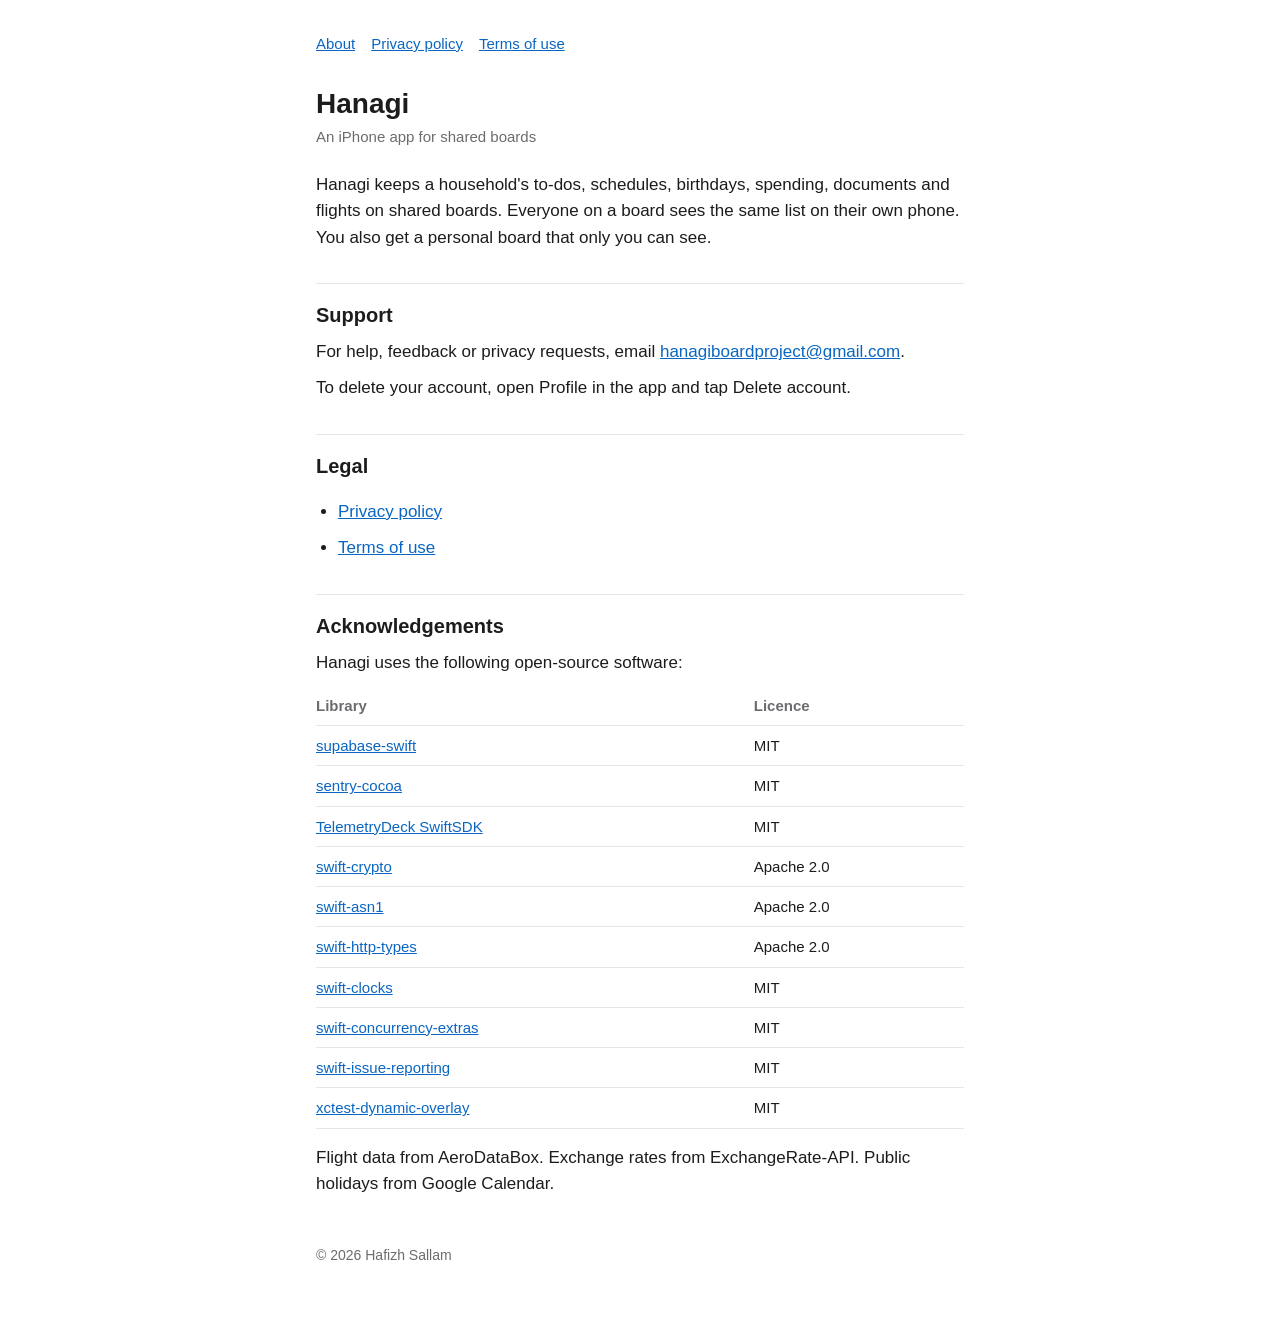
<file: index.html>
<!doctype html>
<html lang="en">
<head>
<meta charset="utf-8">
<meta name="viewport" content="width=device-width, initial-scale=1">
<title>Hanagi</title>
<link rel="stylesheet" href="style.css">
</head>
<body>
<main>
<nav><a href="index.html">About</a><a href="privacy.html">Privacy policy</a><a href="terms.html">Terms of use</a></nav>

<h1>Hanagi</h1>
<p class="meta">An iPhone app for shared boards</p>

<p>Hanagi keeps a household's to-dos, schedules, birthdays, spending, documents and flights on shared boards. Everyone on a board sees the same list on their own phone. You also get a personal board that only you can see.</p>

<h2>Support</h2>
<p>For help, feedback or privacy requests, email <a href="mailto:hanagiboardproject@gmail.com">hanagiboardproject@gmail.com</a>.</p>
<p>To delete your account, open Profile in the app and tap Delete account.</p>

<h2>Legal</h2>
<ul>
  <li><a href="privacy.html">Privacy policy</a></li>
  <li><a href="terms.html">Terms of use</a></li>
</ul>

<h2>Acknowledgements</h2>
<p>Hanagi uses the following open-source software:</p>
<table>
  <tr><th>Library</th><th>Licence</th></tr>
  <tr><td><a href="https://github.com/supabase/supabase-swift">supabase-swift</a></td><td>MIT</td></tr>
  <tr><td><a href="https://github.com/getsentry/sentry-cocoa">sentry-cocoa</a></td><td>MIT</td></tr>
  <tr><td><a href="https://github.com/TelemetryDeck/SwiftSDK">TelemetryDeck SwiftSDK</a></td><td>MIT</td></tr>
  <tr><td><a href="https://github.com/apple/swift-crypto">swift-crypto</a></td><td>Apache 2.0</td></tr>
  <tr><td><a href="https://github.com/apple/swift-asn1">swift-asn1</a></td><td>Apache 2.0</td></tr>
  <tr><td><a href="https://github.com/apple/swift-http-types">swift-http-types</a></td><td>Apache 2.0</td></tr>
  <tr><td><a href="https://github.com/pointfreeco/swift-clocks">swift-clocks</a></td><td>MIT</td></tr>
  <tr><td><a href="https://github.com/pointfreeco/swift-concurrency-extras">swift-concurrency-extras</a></td><td>MIT</td></tr>
  <tr><td><a href="https://github.com/pointfreeco/swift-issue-reporting">swift-issue-reporting</a></td><td>MIT</td></tr>
  <tr><td><a href="https://github.com/pointfreeco/xctest-dynamic-overlay">xctest-dynamic-overlay</a></td><td>MIT</td></tr>
</table>
<p>Flight data from AeroDataBox. Exchange rates from ExchangeRate-API. Public holidays from Google Calendar.</p>

<footer>© 2026 Hafizh Sallam</footer>
</main>
</body>
</html>
</file>
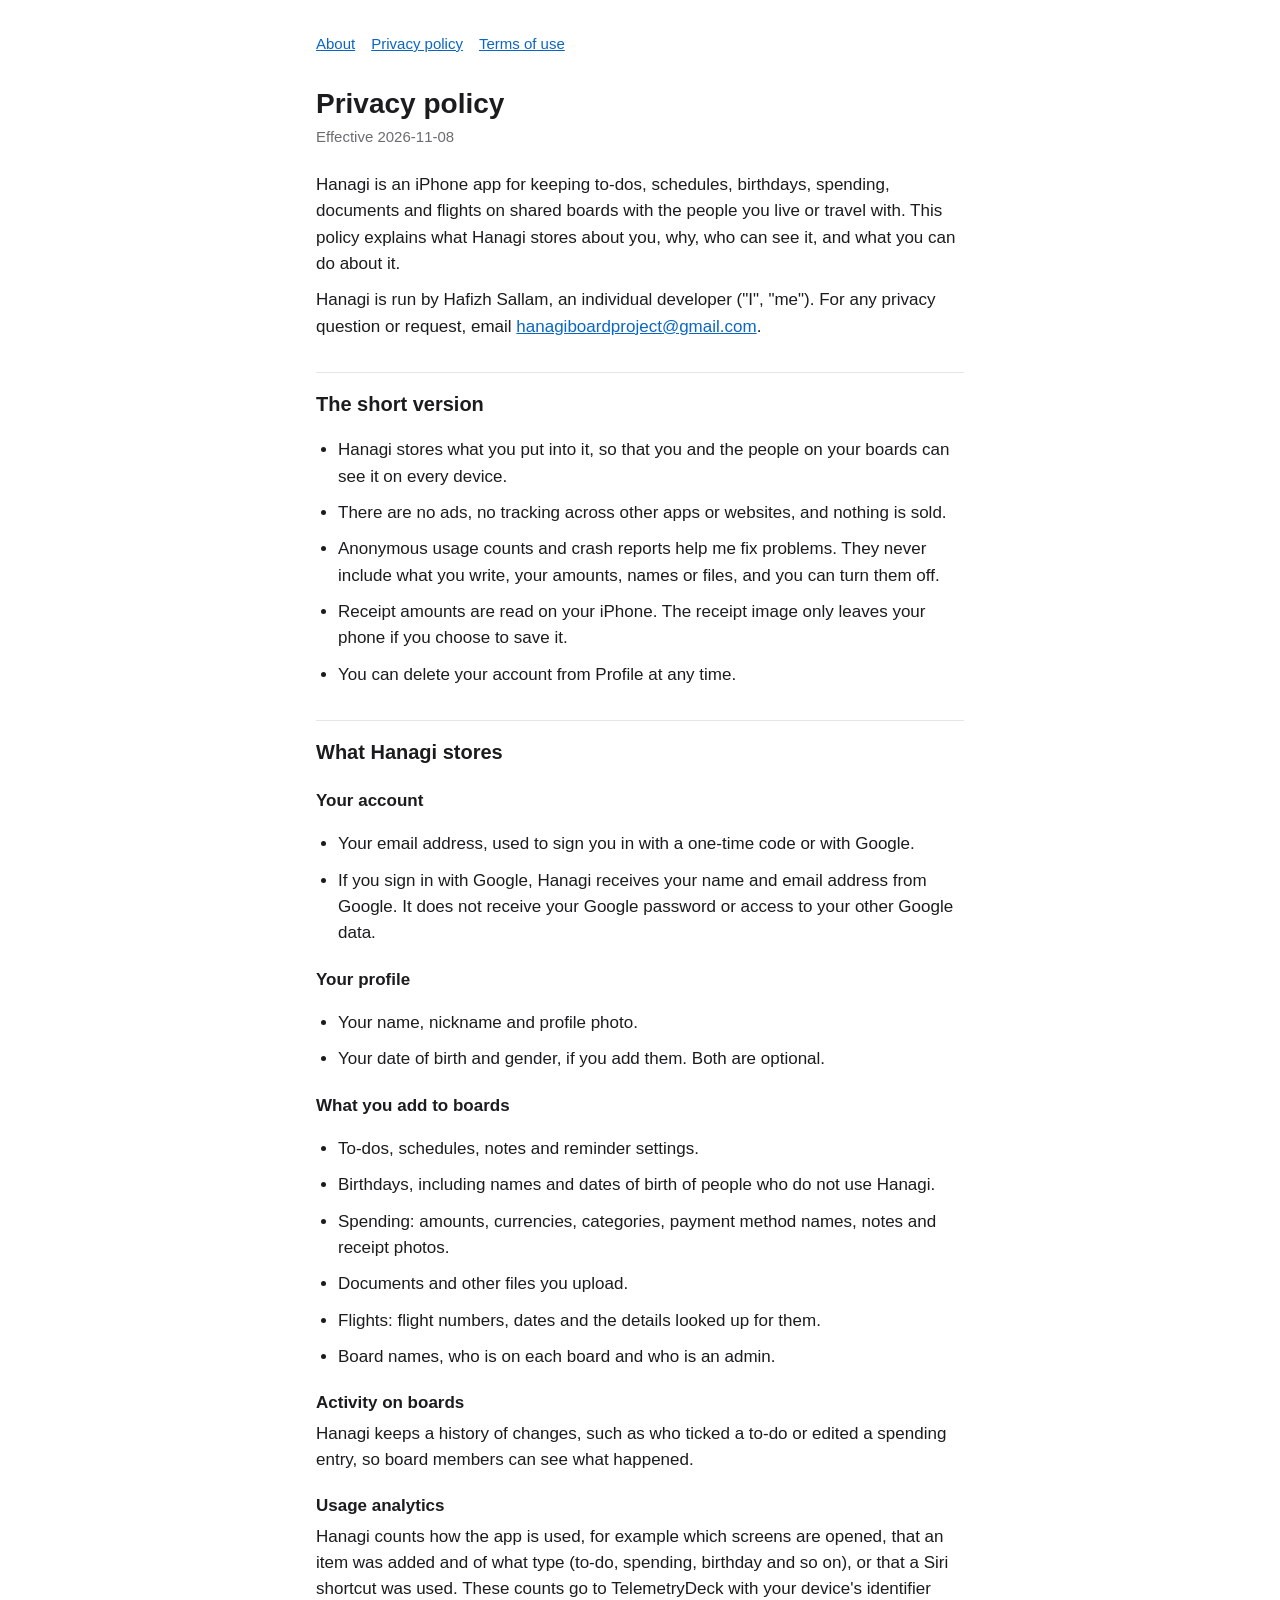
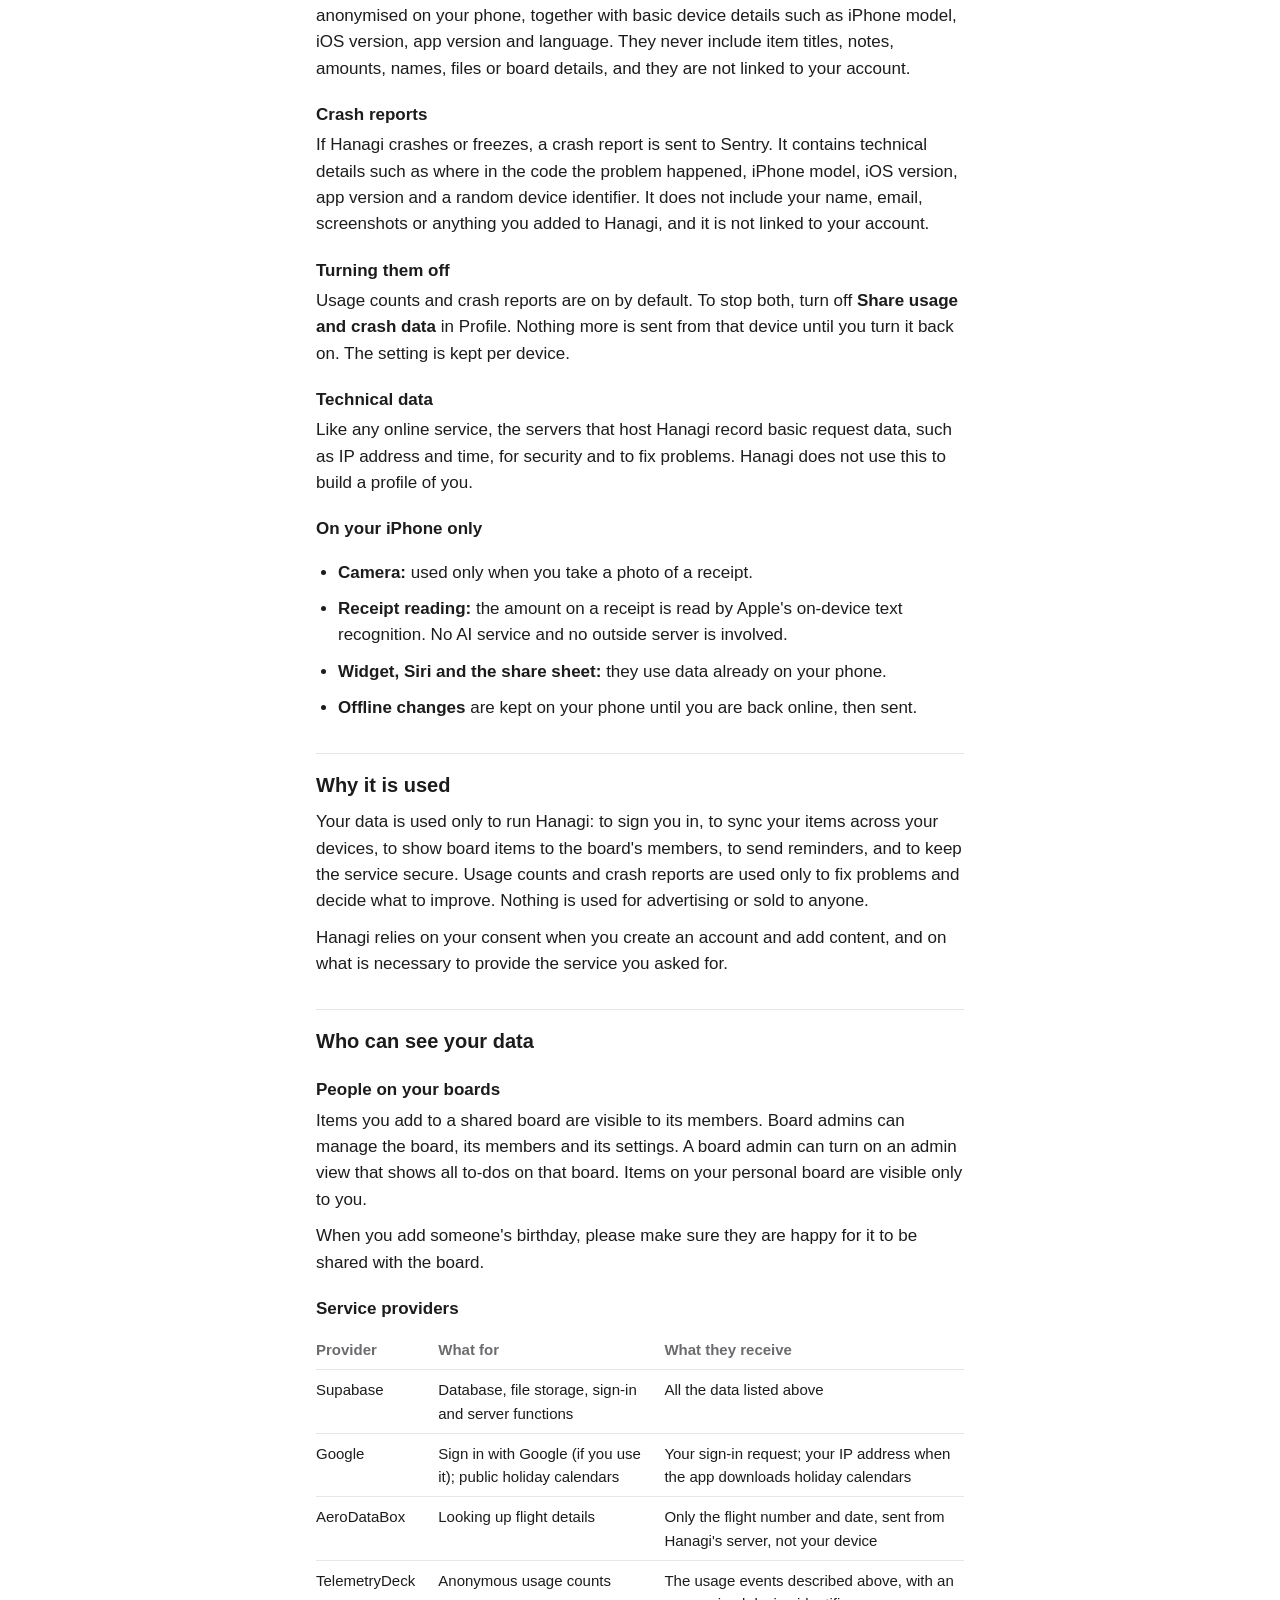
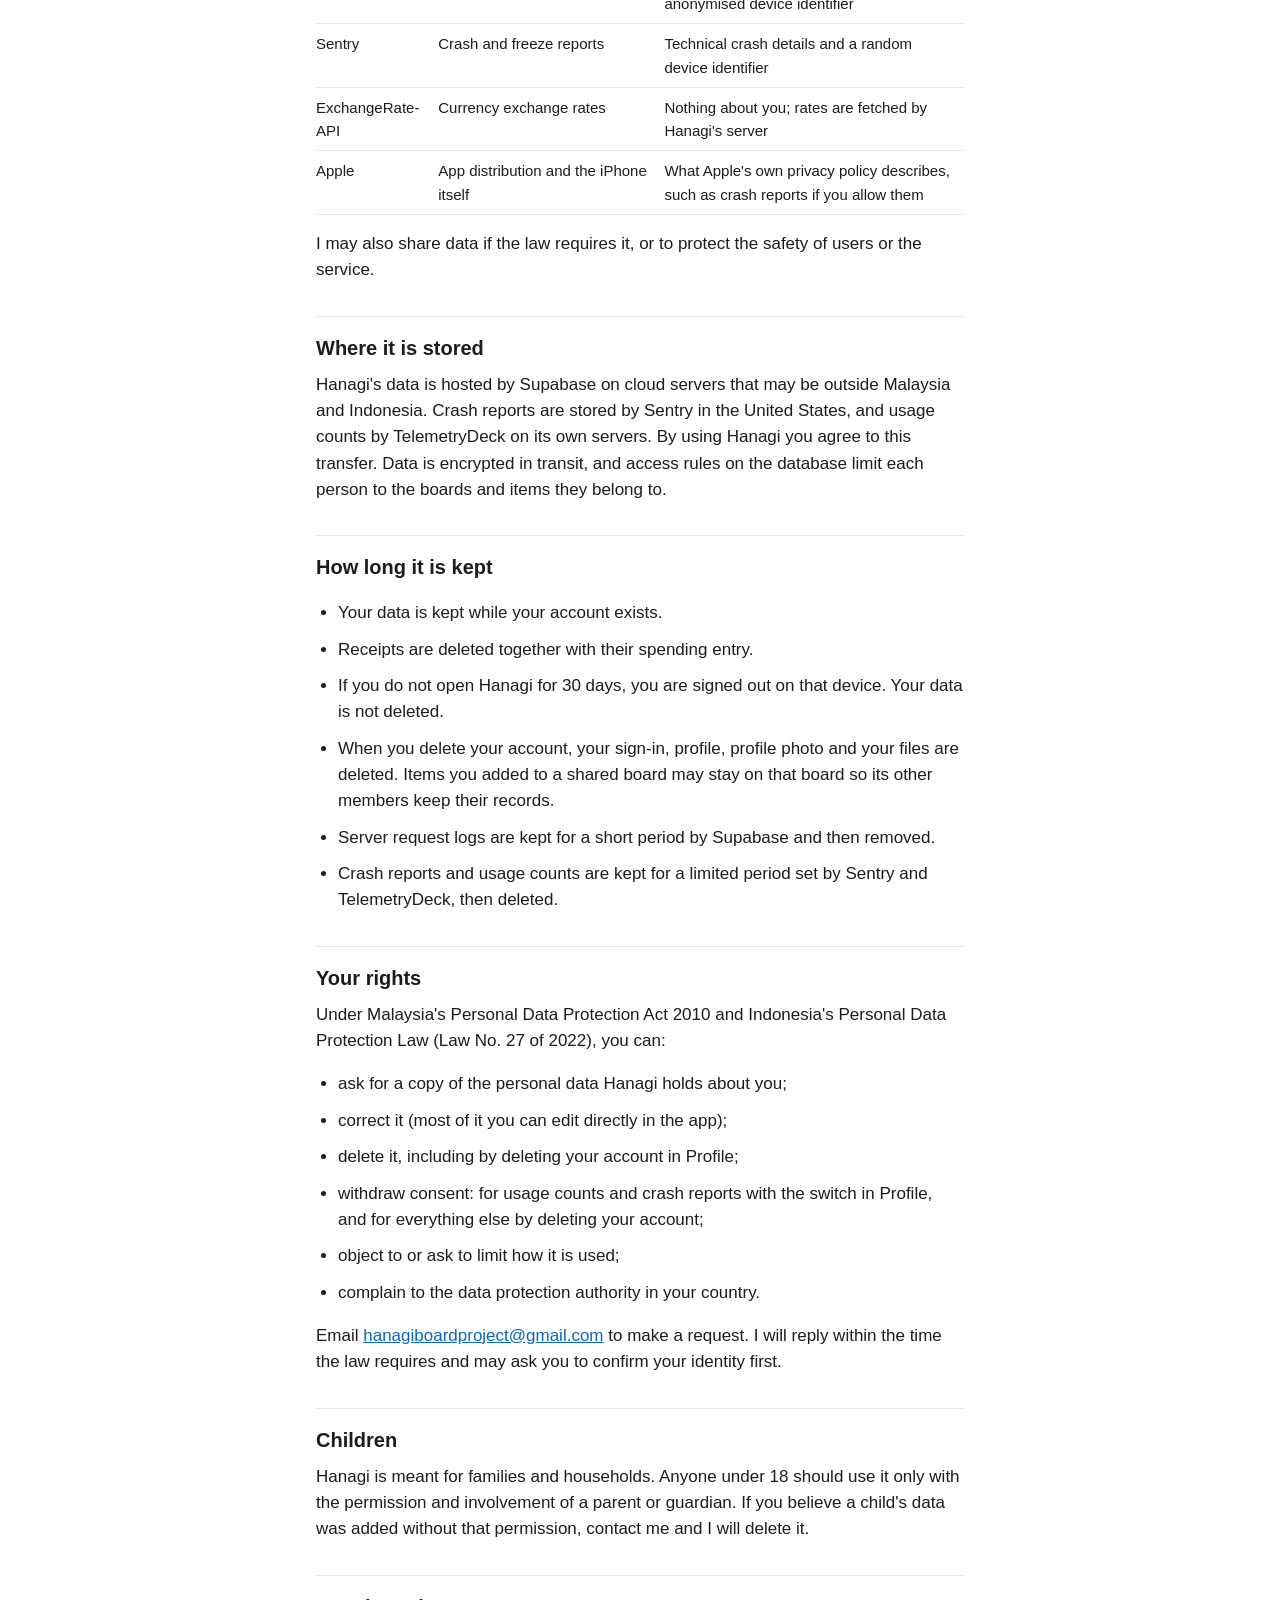
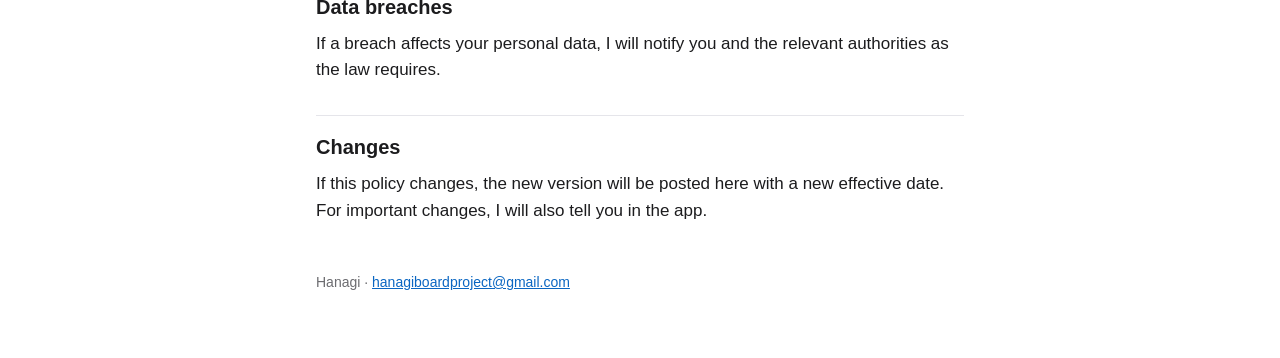
<file: privacy.html>
<!doctype html>
<html lang="en">
<head>
<meta charset="utf-8">
<meta name="viewport" content="width=device-width, initial-scale=1">
<title>Privacy policy · Hanagi</title>
<link rel="stylesheet" href="style.css">
</head>
<body>
<main>
<nav><a href="index.html">About</a><a href="privacy.html">Privacy policy</a><a href="terms.html">Terms of use</a></nav>

<h1>Privacy policy</h1>
<p class="meta">Effective 2026-11-08</p>

<p>Hanagi is an iPhone app for keeping to-dos, schedules, birthdays, spending, documents and flights on shared boards with the people you live or travel with. This policy explains what Hanagi stores about you, why, who can see it, and what you can do about it.</p>

<p>Hanagi is run by Hafizh Sallam, an individual developer ("I", "me"). For any privacy question or request, email <a href="mailto:hanagiboardproject@gmail.com">hanagiboardproject@gmail.com</a>.</p>

<h2>The short version</h2>
<ul>
  <li>Hanagi stores what you put into it, so that you and the people on your boards can see it on every device.</li>
  <li>There are no ads, no tracking across other apps or websites, and nothing is sold.</li>
  <li>Anonymous usage counts and crash reports help me fix problems. They never include what you write, your amounts, names or files, and you can turn them off.</li>
  <li>Receipt amounts are read on your iPhone. The receipt image only leaves your phone if you choose to save it.</li>
  <li>You can delete your account from Profile at any time.</li>
</ul>

<h2>What Hanagi stores</h2>

<h3>Your account</h3>
<ul>
  <li>Your email address, used to sign you in with a one-time code or with Google.</li>
  <li>If you sign in with Google, Hanagi receives your name and email address from Google. It does not receive your Google password or access to your other Google data.</li>
</ul>

<h3>Your profile</h3>
<ul>
  <li>Your name, nickname and profile photo.</li>
  <li>Your date of birth and gender, if you add them. Both are optional.</li>
</ul>

<h3>What you add to boards</h3>
<ul>
  <li>To-dos, schedules, notes and reminder settings.</li>
  <li>Birthdays, including names and dates of birth of people who do not use Hanagi.</li>
  <li>Spending: amounts, currencies, categories, payment method names, notes and receipt photos.</li>
  <li>Documents and other files you upload.</li>
  <li>Flights: flight numbers, dates and the details looked up for them.</li>
  <li>Board names, who is on each board and who is an admin.</li>
</ul>

<h3>Activity on boards</h3>
<p>Hanagi keeps a history of changes, such as who ticked a to-do or edited a spending entry, so board members can see what happened.</p>

<h3>Usage analytics</h3>
<p>Hanagi counts how the app is used, for example which screens are opened, that an item was added and of what type (to-do, spending, birthday and so on), or that a Siri shortcut was used. These counts go to TelemetryDeck with your device's identifier anonymised on your phone, together with basic device details such as iPhone model, iOS version, app version and language. They never include item titles, notes, amounts, names, files or board details, and they are not linked to your account.</p>

<h3>Crash reports</h3>
<p>If Hanagi crashes or freezes, a crash report is sent to Sentry. It contains technical details such as where in the code the problem happened, iPhone model, iOS version, app version and a random device identifier. It does not include your name, email, screenshots or anything you added to Hanagi, and it is not linked to your account.</p>

<h3>Turning them off</h3>
<p>Usage counts and crash reports are on by default. To stop both, turn off <strong>Share usage and crash data</strong> in Profile. Nothing more is sent from that device until you turn it back on. The setting is kept per device.</p>

<h3>Technical data</h3>
<p>Like any online service, the servers that host Hanagi record basic request data, such as IP address and time, for security and to fix problems. Hanagi does not use this to build a profile of you.</p>

<h3>On your iPhone only</h3>
<ul>
  <li><strong>Camera:</strong> used only when you take a photo of a receipt.</li>
  <li><strong>Receipt reading:</strong> the amount on a receipt is read by Apple's on-device text recognition. No AI service and no outside server is involved.</li>
  <li><strong>Widget, Siri and the share sheet:</strong> they use data already on your phone.</li>
  <li><strong>Offline changes</strong> are kept on your phone until you are back online, then sent.</li>
</ul>

<h2>Why it is used</h2>
<p>Your data is used only to run Hanagi: to sign you in, to sync your items across your devices, to show board items to the board's members, to send reminders, and to keep the service secure. Usage counts and crash reports are used only to fix problems and decide what to improve. Nothing is used for advertising or sold to anyone.</p>
<p>Hanagi relies on your consent when you create an account and add content, and on what is necessary to provide the service you asked for.</p>

<h2>Who can see your data</h2>
<h3>People on your boards</h3>
<p>Items you add to a shared board are visible to its members. Board admins can manage the board, its members and its settings. A board admin can turn on an admin view that shows all to-dos on that board. Items on your personal board are visible only to you.</p>
<p>When you add someone's birthday, please make sure they are happy for it to be shared with the board.</p>

<h3>Service providers</h3>
<table>
  <tr><th>Provider</th><th>What for</th><th>What they receive</th></tr>
  <tr><td>Supabase</td><td>Database, file storage, sign-in and server functions</td><td>All the data listed above</td></tr>
  <tr><td>Google</td><td>Sign in with Google (if you use it); public holiday calendars</td><td>Your sign-in request; your IP address when the app downloads holiday calendars</td></tr>
  <tr><td>AeroDataBox</td><td>Looking up flight details</td><td>Only the flight number and date, sent from Hanagi's server, not your device</td></tr>
  <tr><td>TelemetryDeck</td><td>Anonymous usage counts</td><td>The usage events described above, with an anonymised device identifier</td></tr>
  <tr><td>Sentry</td><td>Crash and freeze reports</td><td>Technical crash details and a random device identifier</td></tr>
  <tr><td>ExchangeRate-API</td><td>Currency exchange rates</td><td>Nothing about you; rates are fetched by Hanagi's server</td></tr>
  <tr><td>Apple</td><td>App distribution and the iPhone itself</td><td>What Apple's own privacy policy describes, such as crash reports if you allow them</td></tr>
</table>
<p>I may also share data if the law requires it, or to protect the safety of users or the service.</p>

<h2>Where it is stored</h2>
<p>Hanagi's data is hosted by Supabase on cloud servers that may be outside Malaysia and Indonesia. Crash reports are stored by Sentry in the United States, and usage counts by TelemetryDeck on its own servers. By using Hanagi you agree to this transfer. Data is encrypted in transit, and access rules on the database limit each person to the boards and items they belong to.</p>

<h2>How long it is kept</h2>
<ul>
  <li>Your data is kept while your account exists.</li>
  <li>Receipts are deleted together with their spending entry.</li>
  <li>If you do not open Hanagi for 30 days, you are signed out on that device. Your data is not deleted.</li>
  <li>When you delete your account, your sign-in, profile, profile photo and your files are deleted. Items you added to a shared board may stay on that board so its other members keep their records.</li>
  <li>Server request logs are kept for a short period by Supabase and then removed.</li>
  <li>Crash reports and usage counts are kept for a limited period set by Sentry and TelemetryDeck, then deleted.</li>
</ul>

<h2>Your rights</h2>
<p>Under Malaysia's Personal Data Protection Act 2010 and Indonesia's Personal Data Protection Law (Law No. 27 of 2022), you can:</p>
<ul>
  <li>ask for a copy of the personal data Hanagi holds about you;</li>
  <li>correct it (most of it you can edit directly in the app);</li>
  <li>delete it, including by deleting your account in Profile;</li>
  <li>withdraw consent: for usage counts and crash reports with the switch in Profile, and for everything else by deleting your account;</li>
  <li>object to or ask to limit how it is used;</li>
  <li>complain to the data protection authority in your country.</li>
</ul>
<p>Email <a href="mailto:hanagiboardproject@gmail.com">hanagiboardproject@gmail.com</a> to make a request. I will reply within the time the law requires and may ask you to confirm your identity first.</p>

<h2>Children</h2>
<p>Hanagi is meant for families and households. Anyone under 18 should use it only with the permission and involvement of a parent or guardian. If you believe a child's data was added without that permission, contact me and I will delete it.</p>

<h2>Data breaches</h2>
<p>If a breach affects your personal data, I will notify you and the relevant authorities as the law requires.</p>

<h2>Changes</h2>
<p>If this policy changes, the new version will be posted here with a new effective date. For important changes, I will also tell you in the app.</p>

<footer>Hanagi · <a href="mailto:hanagiboardproject@gmail.com">hanagiboardproject@gmail.com</a></footer>
</main>
</body>
</html>
</file>
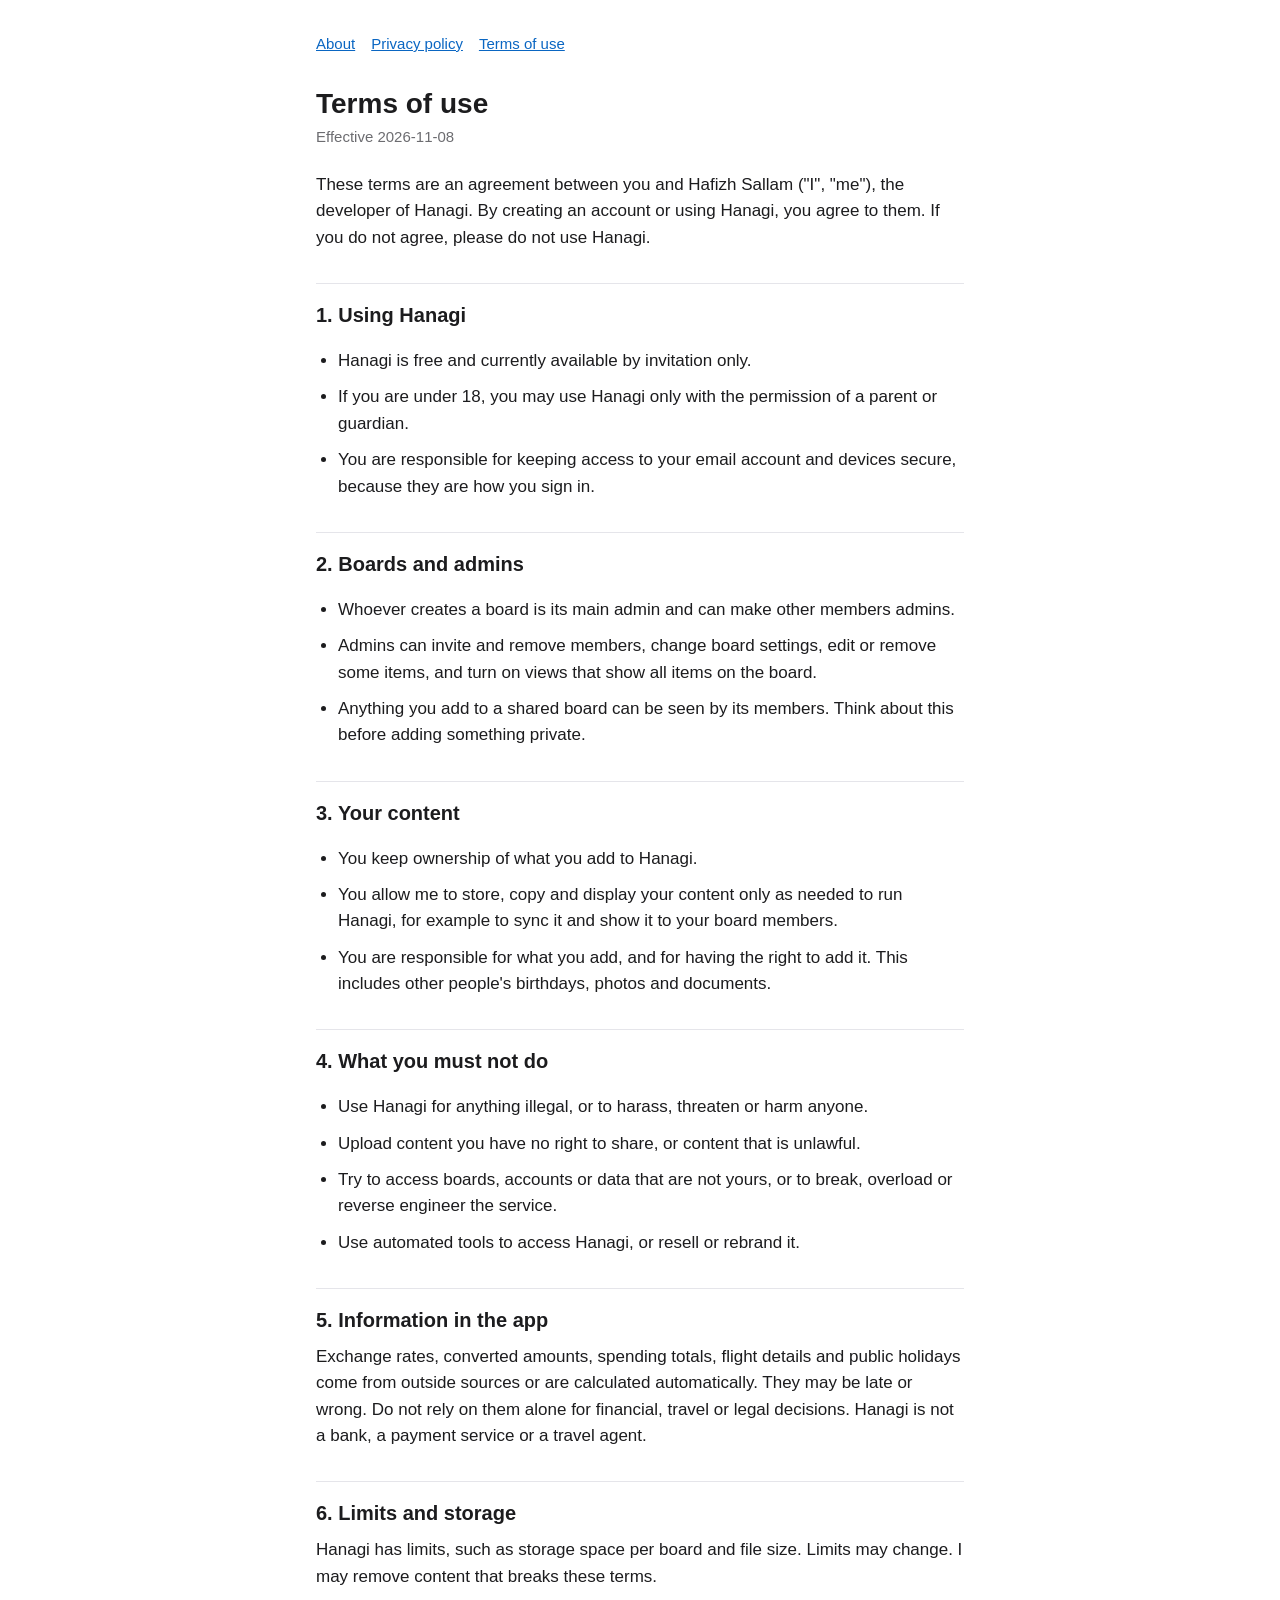
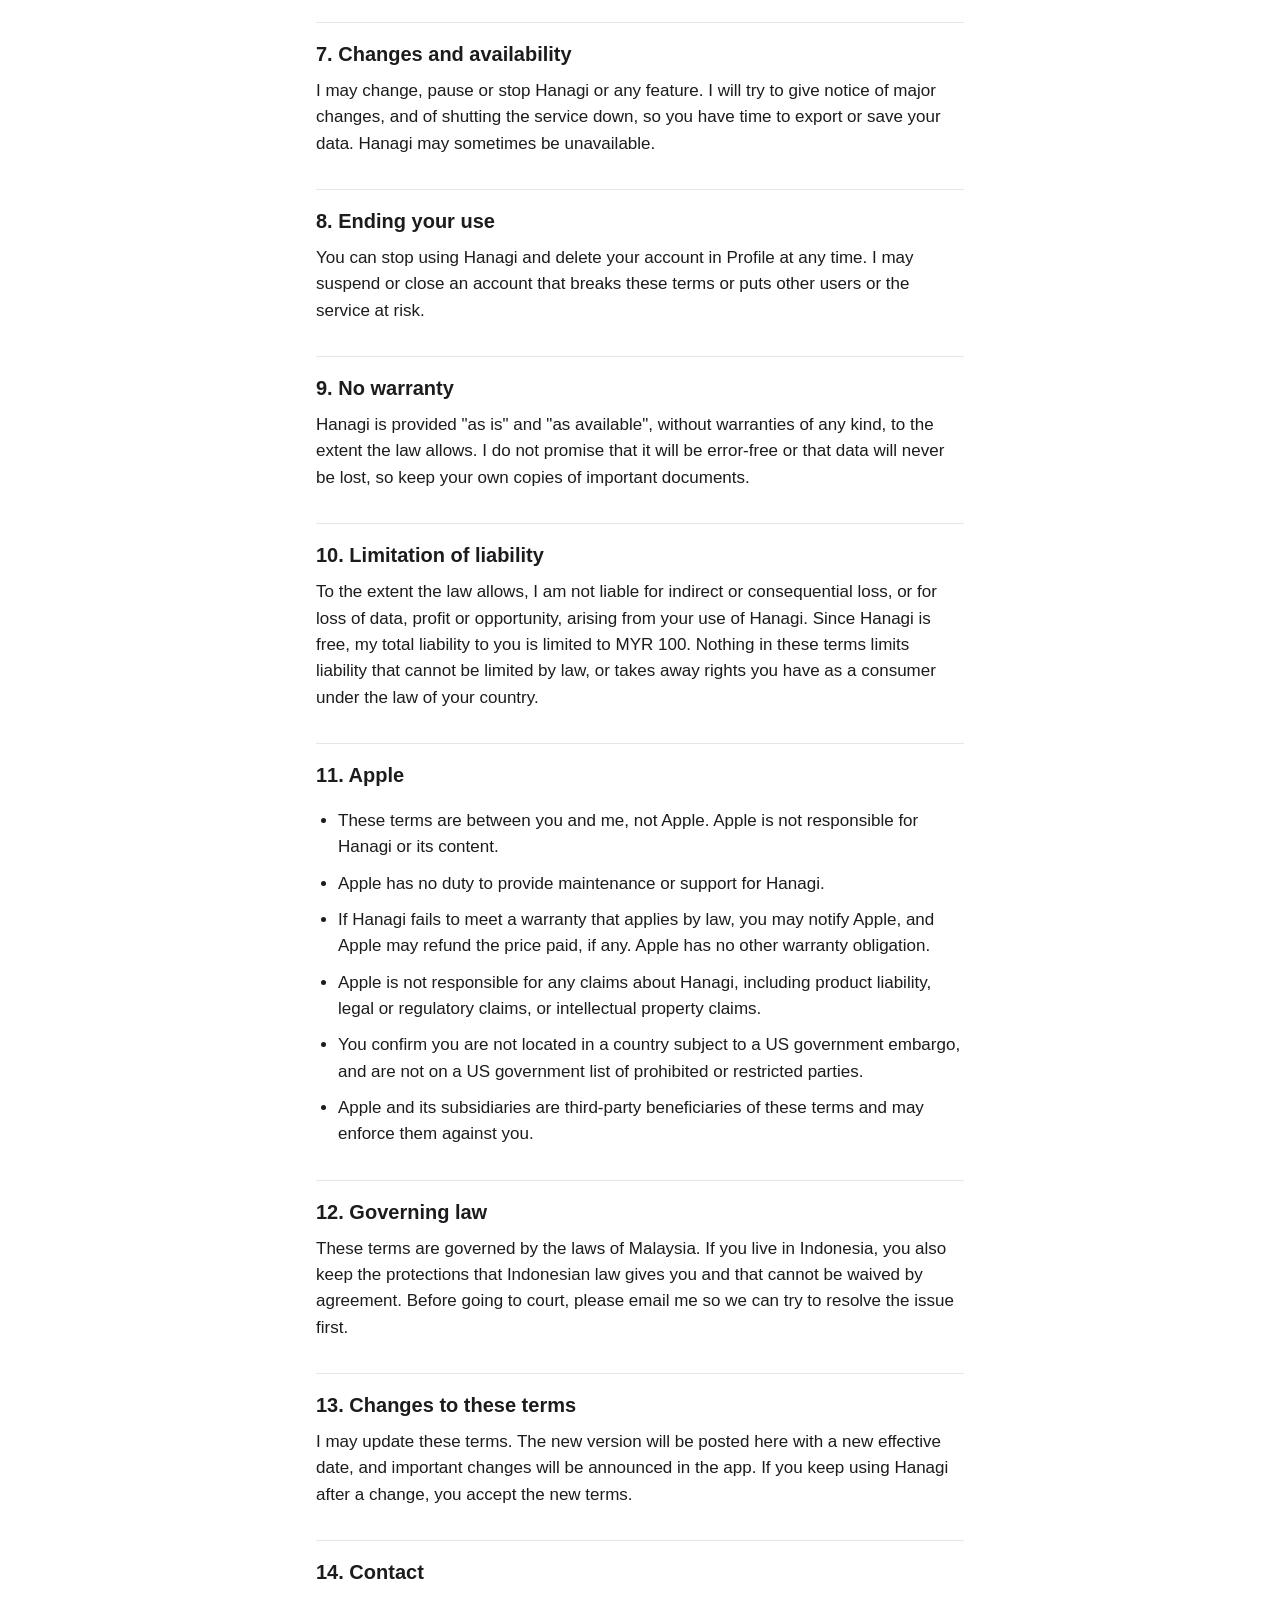
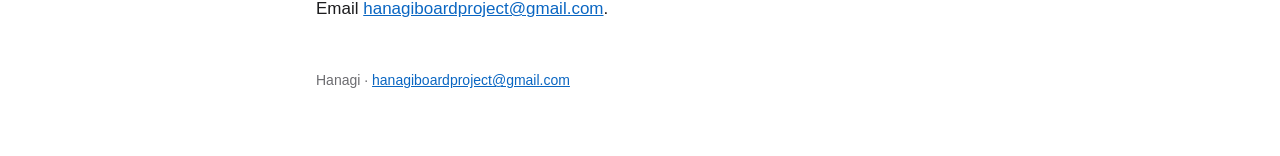
<file: terms.html>
<!doctype html>
<html lang="en">
<head>
<meta charset="utf-8">
<meta name="viewport" content="width=device-width, initial-scale=1">
<title>Terms of use · Hanagi</title>
<link rel="stylesheet" href="style.css">
</head>
<body>
<main>
<nav><a href="index.html">About</a><a href="privacy.html">Privacy policy</a><a href="terms.html">Terms of use</a></nav>

<h1>Terms of use</h1>
<p class="meta">Effective 2026-11-08</p>

<p>These terms are an agreement between you and Hafizh Sallam ("I", "me"), the developer of Hanagi. By creating an account or using Hanagi, you agree to them. If you do not agree, please do not use Hanagi.</p>

<h2>1. Using Hanagi</h2>
<ul>
  <li>Hanagi is free and currently available by invitation only.</li>
  <li>If you are under 18, you may use Hanagi only with the permission of a parent or guardian.</li>
  <li>You are responsible for keeping access to your email account and devices secure, because they are how you sign in.</li>
</ul>

<h2>2. Boards and admins</h2>
<ul>
  <li>Whoever creates a board is its main admin and can make other members admins.</li>
  <li>Admins can invite and remove members, change board settings, edit or remove some items, and turn on views that show all items on the board.</li>
  <li>Anything you add to a shared board can be seen by its members. Think about this before adding something private.</li>
</ul>

<h2>3. Your content</h2>
<ul>
  <li>You keep ownership of what you add to Hanagi.</li>
  <li>You allow me to store, copy and display your content only as needed to run Hanagi, for example to sync it and show it to your board members.</li>
  <li>You are responsible for what you add, and for having the right to add it. This includes other people's birthdays, photos and documents.</li>
</ul>

<h2>4. What you must not do</h2>
<ul>
  <li>Use Hanagi for anything illegal, or to harass, threaten or harm anyone.</li>
  <li>Upload content you have no right to share, or content that is unlawful.</li>
  <li>Try to access boards, accounts or data that are not yours, or to break, overload or reverse engineer the service.</li>
  <li>Use automated tools to access Hanagi, or resell or rebrand it.</li>
</ul>

<h2>5. Information in the app</h2>
<p>Exchange rates, converted amounts, spending totals, flight details and public holidays come from outside sources or are calculated automatically. They may be late or wrong. Do not rely on them alone for financial, travel or legal decisions. Hanagi is not a bank, a payment service or a travel agent.</p>

<h2>6. Limits and storage</h2>
<p>Hanagi has limits, such as storage space per board and file size. Limits may change. I may remove content that breaks these terms.</p>

<h2>7. Changes and availability</h2>
<p>I may change, pause or stop Hanagi or any feature. I will try to give notice of major changes, and of shutting the service down, so you have time to export or save your data. Hanagi may sometimes be unavailable.</p>

<h2>8. Ending your use</h2>
<p>You can stop using Hanagi and delete your account in Profile at any time. I may suspend or close an account that breaks these terms or puts other users or the service at risk.</p>

<h2>9. No warranty</h2>
<p>Hanagi is provided "as is" and "as available", without warranties of any kind, to the extent the law allows. I do not promise that it will be error-free or that data will never be lost, so keep your own copies of important documents.</p>

<h2>10. Limitation of liability</h2>
<p>To the extent the law allows, I am not liable for indirect or consequential loss, or for loss of data, profit or opportunity, arising from your use of Hanagi. Since Hanagi is free, my total liability to you is limited to MYR 100. Nothing in these terms limits liability that cannot be limited by law, or takes away rights you have as a consumer under the law of your country.</p>

<h2>11. Apple</h2>
<ul>
  <li>These terms are between you and me, not Apple. Apple is not responsible for Hanagi or its content.</li>
  <li>Apple has no duty to provide maintenance or support for Hanagi.</li>
  <li>If Hanagi fails to meet a warranty that applies by law, you may notify Apple, and Apple may refund the price paid, if any. Apple has no other warranty obligation.</li>
  <li>Apple is not responsible for any claims about Hanagi, including product liability, legal or regulatory claims, or intellectual property claims.</li>
  <li>You confirm you are not located in a country subject to a US government embargo, and are not on a US government list of prohibited or restricted parties.</li>
  <li>Apple and its subsidiaries are third-party beneficiaries of these terms and may enforce them against you.</li>
</ul>

<h2>12. Governing law</h2>
<p>These terms are governed by the laws of Malaysia. If you live in Indonesia, you also keep the protections that Indonesian law gives you and that cannot be waived by agreement. Before going to court, please email me so we can try to resolve the issue first.</p>

<h2>13. Changes to these terms</h2>
<p>I may update these terms. The new version will be posted here with a new effective date, and important changes will be announced in the app. If you keep using Hanagi after a change, you accept the new terms.</p>

<h2>14. Contact</h2>
<p>Email <a href="mailto:hanagiboardproject@gmail.com">hanagiboardproject@gmail.com</a>.</p>

<footer>Hanagi · <a href="mailto:hanagiboardproject@gmail.com">hanagiboardproject@gmail.com</a></footer>
</main>
</body>
</html>
</file>
<file: style.css>
:root {
  --bg: #ffffff;
  --text: #1c1c1e;
  --muted: #6c6c70;
  --line: #e5e5ea;
  --link: #0a66c2;
}
@media (prefers-color-scheme: dark) {
  :root {
    --bg: #000000;
    --text: #f2f2f7;
    --muted: #a1a1a6;
    --line: #2c2c2e;
    --link: #64a8ff;
  }
}
* { box-sizing: border-box; }
body {
  margin: 0;
  background: var(--bg);
  color: var(--text);
  font: 17px/1.55 -apple-system, BlinkMacSystemFont, "Segoe UI", Roboto, sans-serif;
  -webkit-text-size-adjust: 100%;
}
main { max-width: 680px; margin: 0 auto; padding: 32px 16px 64px; }
nav { display: flex; gap: 16px; flex-wrap: wrap; font-size: 15px; margin-bottom: 32px; }
a { color: var(--link); }
h1 { font-size: 28px; line-height: 1.2; margin: 0 0 4px; }
h2 { font-size: 20px; margin: 32px 0 8px; padding-top: 16px; border-top: 1px solid var(--line); }
h3 { font-size: 17px; margin: 20px 0 4px; }
p, li { margin: 0 0 10px; }
ul { padding-left: 22px; }
.meta { color: var(--muted); font-size: 15px; margin-bottom: 24px; }
table { width: 100%; border-collapse: collapse; font-size: 15px; margin: 8px 0 16px; }
th, td { text-align: left; vertical-align: top; padding: 8px 8px 8px 0; border-bottom: 1px solid var(--line); }
th { color: var(--muted); font-weight: 600; }
footer { margin-top: 48px; color: var(--muted); font-size: 14px; }
</file>
